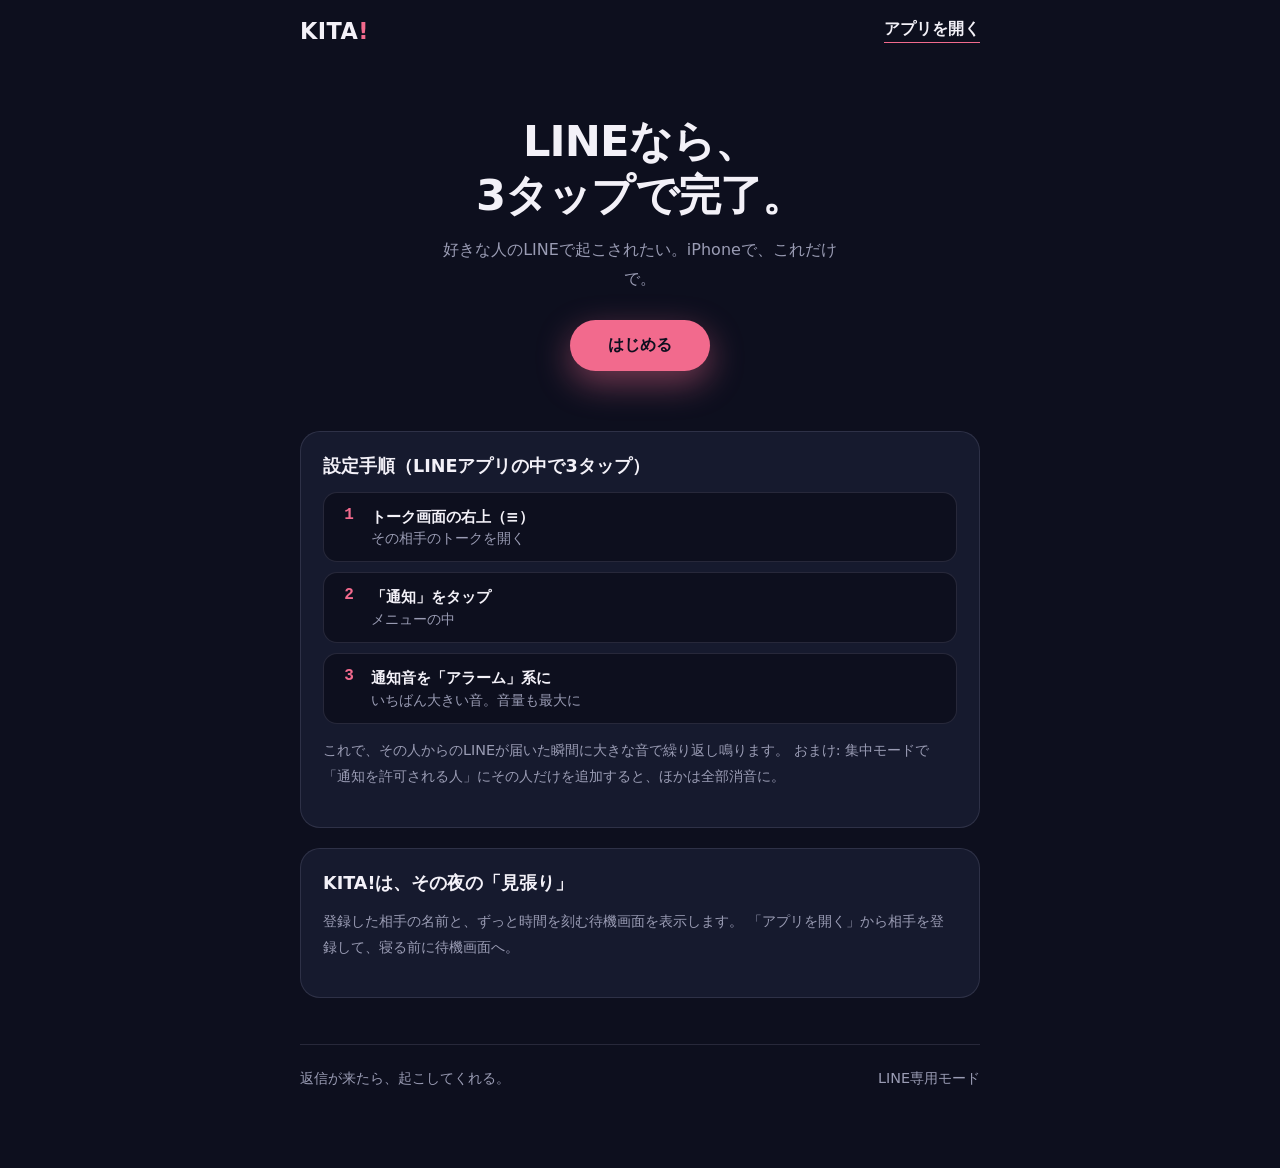
<file: index.html>
<!doctype html>
<html lang="ja">
<head>
<meta charset="utf-8">
<meta name="viewport" content="width=device-width, initial-scale=1">
<title>KITA! 返信が来たら、起こしてくれる</title>
<link rel="icon" href="icons/icon-192.png">
<link rel="stylesheet" href="styles.css">
</head>
<body class="kbody">
<main>
  <header class="top">
    <div class="wordmark">KITA<span class="dot">!</span></div>
    <a class="navlink" href="app.html">アプリを開く</a>
  </header>

  <section class="hero">
    <h1>LINEなら、<br>3タップで完了。</h1>
    <p class="lead">好きな人のLINEで起こされたい。iPhoneで、これだけで。</p>
    <a class="pill" href="app.html">はじめる</a>
  </section>

  <section class="card">
    <h2>設定手順（LINEアプリの中で3タップ）</h2>
    <ol class="steps">
      <li><span class="no">1</span><div><b>トーク画面の右上（≡）</b><small>その相手のトークを開く</small></div></li>
      <li><span class="no">2</span><div><b>「通知」をタップ</b><small>メニューの中</small></div></li>
      <li><span class="no">3</span><div><b>通知音を「アラーム」系に</b><small>いちばん大きい音。音量も最大に</small></div></li>
    </ol>
    <p class="small">
      これで、その人からのLINEが届いた瞬間に大きな音で繰り返し鳴ります。
      おまけ: 集中モードで「通知を許可される人」にその人だけを追加すると、ほかは全部消音に。
    </p>
  </section>

  <section class="card">
    <h2>KITA!は、その夜の「見張り」</h2>
    <p class="small">
      登録した相手の名前と、ずっと時間を刻む待機画面を表示します。
      「アプリを開く」から相手を登録して、寝る前に待機画面へ。
    </p>
  </section>

  <footer>
    <span>返信が来たら、起こしてくれる。</span>
    <span class="muted">LINE専用モード</span>
  </footer>
</main>
</body>
</html>
</file>
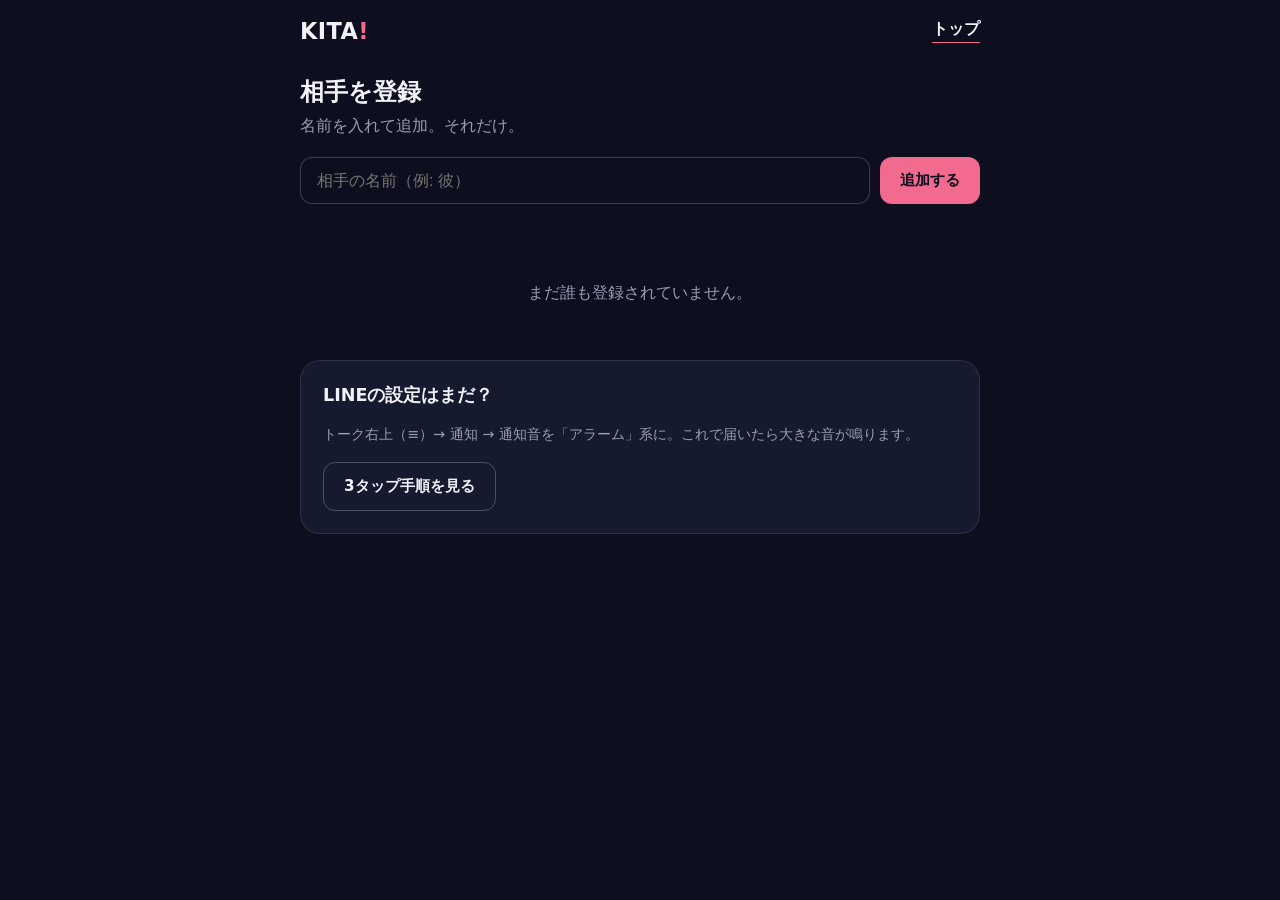
<file: app.html>
<!doctype html>
<html lang="ja">
<head>
<meta charset="utf-8">
<meta name="viewport" content="width=device-width, initial-scale=1">
<title>KITA! アプリ</title>
<link rel="icon" href="icons/icon-192.png">
<link rel="stylesheet" href="styles.css">
</head>
<body class="kbody">
<main>
  <header class="top">
    <div class="wordmark">KITA<span class="dot">!</span></div>
    <a class="navlink" href="index.html">トップ</a>
  </header>

  <!-- リストビュー -->
  <section id="listView">
    <h1 class="title">相手を登録</h1>
    <p class="sub">名前を入れて追加。それだけ。</p>
    <form id="addForm" class="form">
      <input id="nameInput" maxlength="40" placeholder="相手の名前（例: 彼）" autocomplete="off">
      <button type="submit" class="btn">追加する</button>
    </form>
    <p id="msg" class="msg"></p>

    <div id="names" class="names">
      <div class="empty" id="empty">まだ誰も登録されていません。</div>
    </div>

    <section class="card" style="margin-top:26px">
      <h2>LINEの設定はまだ？</h2>
      <p class="small">トーク右上（≡）→ 通知 → 通知音を「アラーム」系に。これで届いたら大きな音が鳴ります。</p>
      <a class="btn ghost" href="index.html">3タップ手順を見る</a>
    </section>
  </section>

  <!-- 待機ビュー -->
  <section id="standbyView" class="hidden">
    <div class="panel">
      <div class="row"><span class="dotpulse"></span><span class="muted">まもってます</span></div>
      <div class="timer" id="timer">00:00:00</div>
      <div class="name" id="watchName">「...」を、まもってます</div>
    </div>
    <p class="sub" style="margin-top:18px">
      この画面を開いたまま、眠って。<br>届いたら、LINEが大きな音で起こすから。
    </p>
    <div class="form" style="justify-content:center; margin-top:8px">
      <button id="testBtn" class="btn ghost">テストで音を確認</button>
      <button id="backBtn" class="btn ghost">もどる</button>
    </div>
    <p class="small muted">※ 実際に鳴るのはLINEの通知音です。テストはKITA!の音。</p>
  </section>

</main>
<script src="app.js"></script>
</body>
</html>
</file>
<file: styles.css>
:root{
  --bg:#0d0f1e; --panel:#161a2e; --ink:#f3f1f8; --muted:#9a9cb4;
  --accent:#f26a8d; --line:rgba(154,156,180,.18);
}
*{box-sizing:border-box}
html{background:var(--bg)}
body{margin:0;background:var(--bg);color:var(--ink);font-family:"Noto Sans JP","Hiragino Kaku Gothic ProN",system-ui,sans-serif;-webkit-text-size-adjust:100%;min-height:100dvh}
main{max-width:720px;margin:0 auto;padding:0 20px 80px}
.top{display:flex;align-items:center;justify-content:space-between;padding:18px 0 6px}
.wordmark{font-weight:800;font-size:1.4rem;letter-spacing:.02em}
.dot{color:var(--accent)}
.navlink{color:var(--ink);font-weight:600;text-decoration:none;border-bottom:1.5px solid var(--accent);padding-bottom:2px}
.hero{text-align:center;padding:64px 0 40px}
.hero h1{font-size:clamp(1.9rem,6vw,2.7rem);line-height:1.25;margin:0 0 14px;letter-spacing:-.02em}
.lead{color:var(--muted);line-height:1.8;margin:0 auto 26px;max-width:40ch}
.pill{display:inline-block;background:var(--accent);color:var(--bg);font-weight:800;padding:15px 38px;border-radius:999px;text-decoration:none;box-shadow:0 12px 34px rgba(242,106,141,.45)}
.card{background:var(--panel);border:1px solid var(--line);border-radius:20px;padding:22px;margin-top:20px}
.card h2{font-size:1.1rem;margin:0 0 14px}
.steps{list-style:none;margin:0;padding:0;display:flex;flex-direction:column;gap:10px}
.steps li{display:flex;gap:12px;align-items:flex-start;background:var(--bg);border:1px solid var(--line);border-radius:14px;padding:13px 15px}
.no{font-family:ui-monospace,monospace;color:var(--accent);font-weight:600;min-width:20px;text-align:center}
.steps b{font-size:.95rem;display:block;line-height:1.5}
.steps small{color:var(--muted);font-size:.85rem}
.small{color:var(--muted);font-size:.9rem;line-height:1.8}
.muted{color:var(--muted)}
.title{font-size:1.5rem;font-weight:800;margin:26px 0 4px}
.sub{color:var(--muted);margin:0 0 18px;line-height:1.7}
.form{display:flex;gap:10px;flex-wrap:wrap}
input{flex:1;min-width:200px;background:var(--bg);border:1px solid rgba(154,156,180,.32);border-radius:12px;color:var(--ink);padding:13px 16px;font-size:1rem;outline:none}
input:focus{border-color:var(--accent)}
.btn{background:var(--accent);color:var(--bg);font-weight:800;border:none;border-radius:12px;padding:13px 20px;font-size:.95rem;cursor:pointer;text-decoration:none;display:inline-flex;align-items:center;gap:8px;justify-content:center}
.btn.ghost{background:transparent;color:var(--ink);border:1px solid rgba(154,156,180,.4)}
.msg{color:var(--accent);font-weight:700;min-height:1.4em;font-size:.9rem}
.names{display:flex;flex-direction:column;gap:12px;margin-top:6px}
.wcard{background:var(--panel);border:1px solid var(--line);border-radius:20px;padding:18px;display:flex;align-items:center;justify-content:space-between;gap:12px;flex-wrap:wrap}
.wcard b{font-size:1.05rem}
.actions{display:flex;gap:8px}
.empty{color:var(--muted);text-align:center;padding:30px 0}
.panel{background:radial-gradient(90% 70% at 50% 0%,rgba(242,106,141,.16),transparent 70%),var(--panel);border:1px solid rgba(242,106,141,.28);border-radius:26px;padding:44px 30px;text-align:center;margin-top:36px}
.row{display:flex;align-items:center;justify-content:center;gap:10px}
.dotpulse{width:10px;height:10px;border-radius:50%;background:var(--accent);box-shadow:0 0 14px var(--accent);animation:pulse 2.2s ease-in-out infinite}
@keyframes pulse{0%,100%{opacity:.55;transform:scale(.92)}50%{opacity:1;transform:scale(1.12)}}
.timer{font-family:ui-monospace,SFMono-Regular,monospace;font-size:clamp(2.4rem,9vw,3.6rem);letter-spacing:.03em;margin:18px 0 10px;font-variant-numeric:tabular-nums}
.name{color:var(--accent);font-weight:700}
.hidden{display:none}
footer{display:flex;justify-content:space-between;flex-wrap:wrap;gap:10px;border-top:1px solid var(--line);margin-top:46px;padding-top:24px;font-size:.9rem;color:var(--muted)}
@media (max-width:520px){ .hero{padding:44px 0 30px}.form{flex-direction:column}.btn{width:100%} }
</file>
